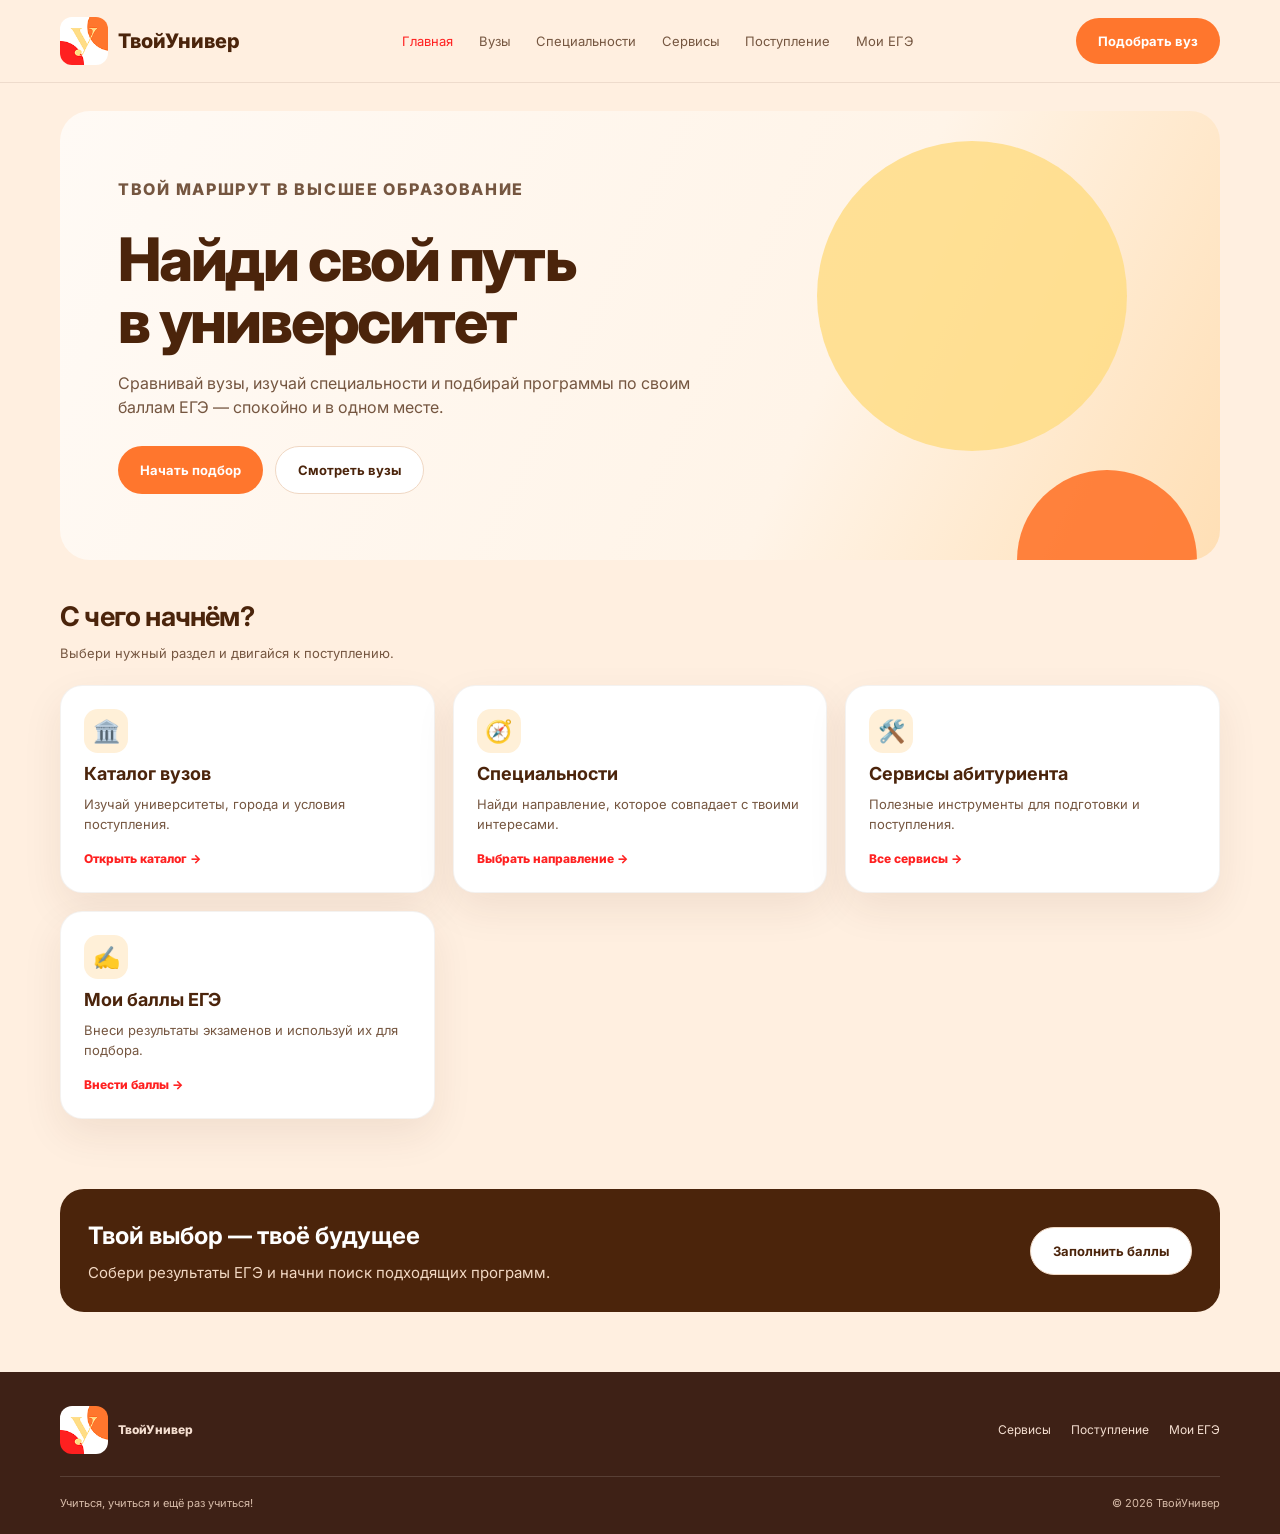
<file: index.html>
<!doctype html>
<html lang="ru"><head><meta charset="utf-8"><meta name="viewport" content="width=device-width,initial-scale=1"><meta name="theme-color" content="#FFEFE0"><title>Главная — ТвойУнивер</title><link rel="stylesheet" href="styles.css"></head><body>
<header class="site-header"><div class="container header-inner"><a class="brand" href="index.html"><img src="assets/logo.png" alt="Логотип"><span>ТвойУнивер</span></a><nav class="nav"><a class="active" href="index.html">Главная</a><a class="" href="universities.html">Вузы</a><a class="" href="specialties.html">Специальности</a><a class="" href="services.html">Сервисы</a><a class="" href="admission.html">Поступление</a><a class="" href="ege.html">Мои ЕГЭ</a></nav><a class="btn btn-primary" href="ege.html">Подобрать вуз</a><button class="menu-toggle" aria-label="Открыть меню" aria-expanded="false">☰</button></div></header>
<main class="container">
<section class="hero reveal"><div class="hero-content"><p class="eyebrow">Твой маршрут в высшее образование</p><h1>Найди свой путь<br>в университет</h1><p>Сравнивай вузы, изучай специальности и подбирай программы по своим баллам ЕГЭ — спокойно и в одном месте.</p><div class="hero-actions"><a class="btn btn-primary" href="ege.html">Начать подбор</a><a class="btn btn-light" href="universities.html">Смотреть вузы</a></div></div></section>
<section class="section reveal"><div class="section-head"><div><h2>С чего начнём?</h2><p>Выбери нужный раздел и двигайся к поступлению.</p></div></div><div class="grid">
<a class="card" href="universities.html"><div class="card-icon">🏛️</div><h3>Каталог вузов</h3><p>Изучай университеты, города и условия поступления.</p><span class="card-link">Открыть каталог →</span></a>
<a class="card" href="specialties.html"><div class="card-icon">🧭</div><h3>Специальности</h3><p>Найди направление, которое совпадает с твоими интересами.</p><span class="card-link">Выбрать направление →</span></a>
<a class="card" href="services.html"><div class="card-icon">🛠️</div><h3>Сервисы абитуриента</h3><p>Полезные инструменты для подготовки и поступления.</p><span class="card-link">Все сервисы →</span></a>
<a class="card" href="ege.html"><div class="card-icon">✍️</div><h3>Мои баллы ЕГЭ</h3><p>Внеси результаты экзаменов и используй их для подбора.</p><span class="card-link">Внести баллы →</span></a></div></section>
<section class="feature-band reveal"><div><h2>Твой выбор — твоё будущее</h2><p>Собери результаты ЕГЭ и начни поиск подходящих программ.</p></div><a class="btn btn-light" href="ege.html">Заполнить баллы</a></section>
</main><footer class="footer"><div class="container"><div class="footer-top"><a class="brand" href="index.html"><img src="assets/logo.png" alt=""><span>ТвойУнивер</span></a><div class="footer-links"><a href="services.html">Сервисы</a><a href="admission.html">Поступление</a><a href="ege.html">Мои ЕГЭ</a></div></div><div class="footer-bottom"><span>Учиться, учиться и ещё раз учиться!</span><span>© 2026 ТвойУнивер</span></div></div></footer><div class="toast" role="status"></div><script src="script.js"></script></body></html>
</file>
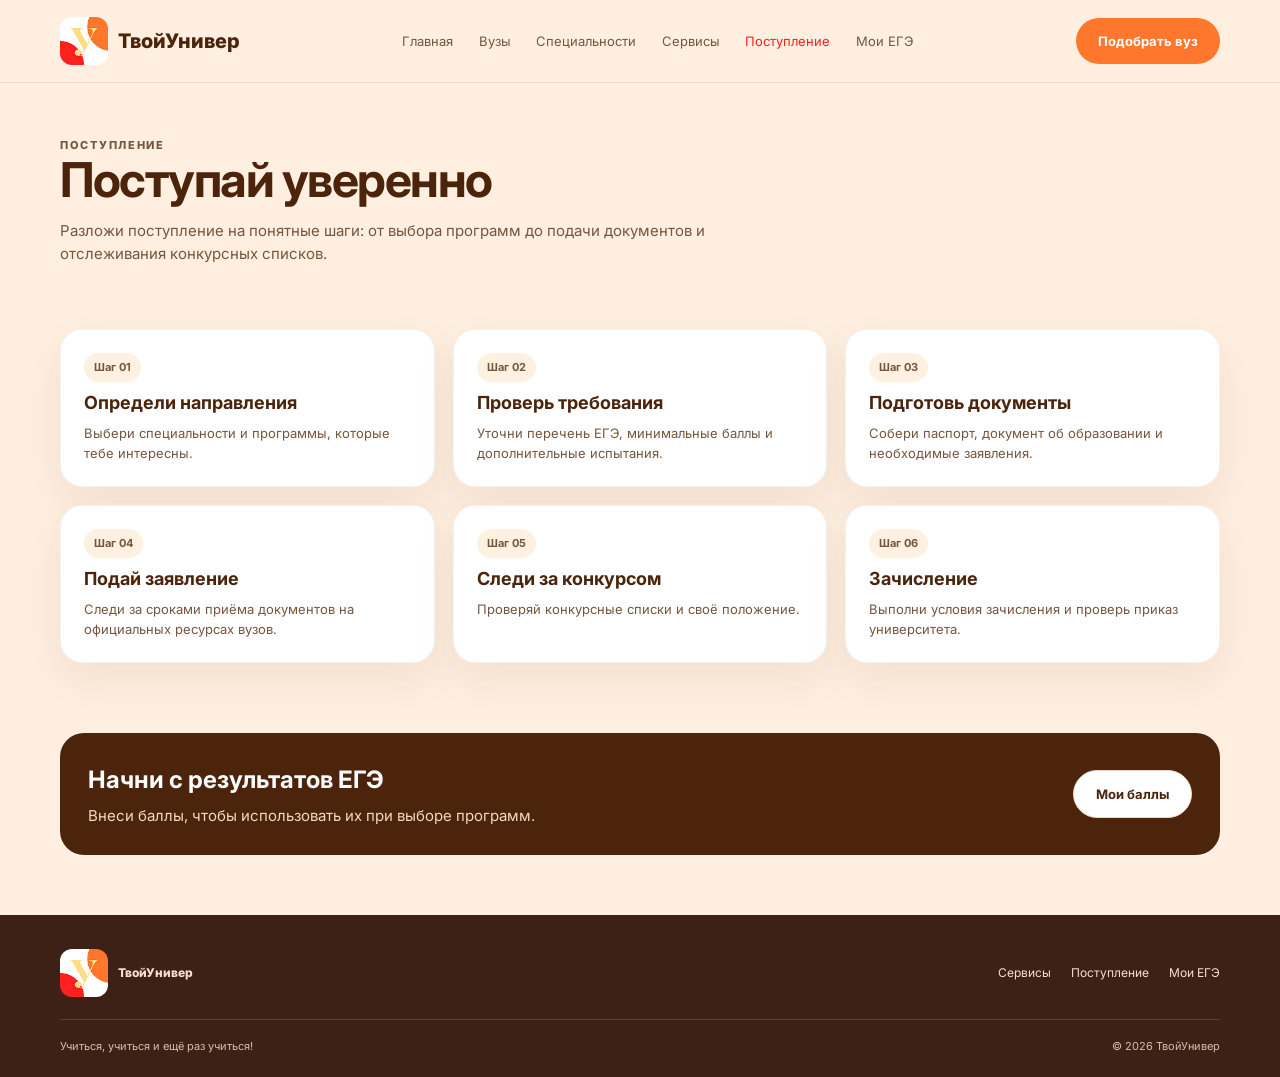
<file: admission.html>
<!doctype html>
<html lang="ru"><head><meta charset="utf-8"><meta name="viewport" content="width=device-width,initial-scale=1"><meta name="theme-color" content="#FFEFE0"><title>Поступление — ТвойУнивер</title><link rel="stylesheet" href="styles.css"></head><body>
<header class="site-header"><div class="container header-inner"><a class="brand" href="index.html"><img src="assets/logo.png" alt="Логотип"><span>ТвойУнивер</span></a><nav class="nav"><a class="" href="index.html">Главная</a><a class="" href="universities.html">Вузы</a><a class="" href="specialties.html">Специальности</a><a class="" href="services.html">Сервисы</a><a class="active" href="admission.html">Поступление</a><a class="" href="ege.html">Мои ЕГЭ</a></nav><a class="btn btn-primary" href="ege.html">Подобрать вуз</a><button class="menu-toggle" aria-label="Открыть меню" aria-expanded="false">☰</button></div></header>
<main class="container">
<section class="page-intro reveal"><p class="eyebrow">Поступление</p><h1>Поступай уверенно</h1><p>Разложи поступление на понятные шаги: от выбора программ до подачи документов и отслеживания конкурсных списков.</p></section>
<section class="section"><div class="grid">
<article class="card reveal"><span class="tag">Шаг 01</span><h3>Определи направления</h3><p>Выбери специальности и программы, которые тебе интересны.</p></article>
<article class="card reveal"><span class="tag">Шаг 02</span><h3>Проверь требования</h3><p>Уточни перечень ЕГЭ, минимальные баллы и дополнительные испытания.</p></article>
<article class="card reveal"><span class="tag">Шаг 03</span><h3>Подготовь документы</h3><p>Собери паспорт, документ об образовании и необходимые заявления.</p></article>
<article class="card reveal"><span class="tag">Шаг 04</span><h3>Подай заявление</h3><p>Следи за сроками приёма документов на официальных ресурсах вузов.</p></article>
<article class="card reveal"><span class="tag">Шаг 05</span><h3>Следи за конкурсом</h3><p>Проверяй конкурсные списки и своё положение.</p></article>
<article class="card reveal"><span class="tag">Шаг 06</span><h3>Зачисление</h3><p>Выполни условия зачисления и проверь приказ университета.</p></article>
</div></section><section class="feature-band reveal"><div><h2>Начни с результатов ЕГЭ</h2><p>Внеси баллы, чтобы использовать их при выборе программ.</p></div><a class="btn btn-light" href="ege.html">Мои баллы</a></section></main><footer class="footer"><div class="container"><div class="footer-top"><a class="brand" href="index.html"><img src="assets/logo.png" alt=""><span>ТвойУнивер</span></a><div class="footer-links"><a href="services.html">Сервисы</a><a href="admission.html">Поступление</a><a href="ege.html">Мои ЕГЭ</a></div></div><div class="footer-bottom"><span>Учиться, учиться и ещё раз учиться!</span><span>© 2026 ТвойУнивер</span></div></div></footer><div class="toast" role="status"></div><script src="script.js"></script></body></html>
</file>
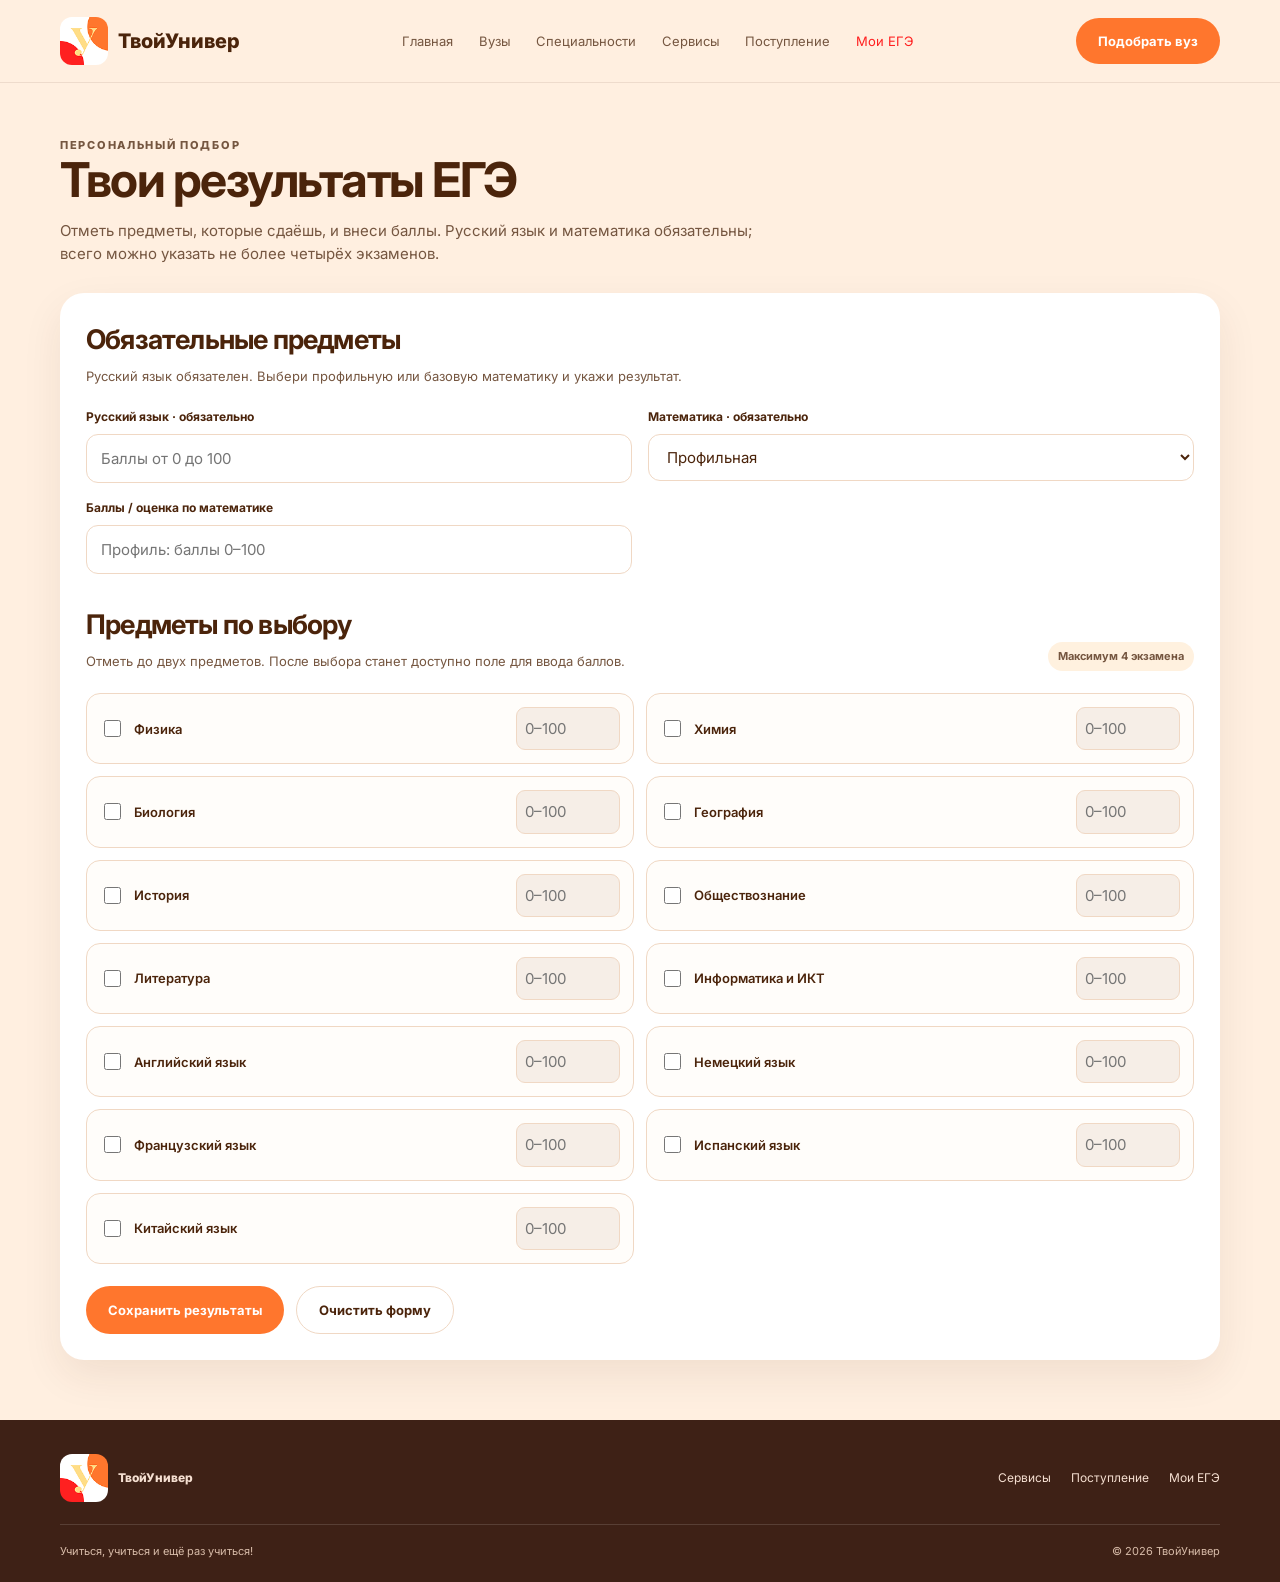
<file: ege.html>
<!doctype html>
<html lang="ru"><head><meta charset="utf-8"><meta name="viewport" content="width=device-width,initial-scale=1"><meta name="theme-color" content="#FFEFE0"><title>Мои баллы ЕГЭ — ТвойУнивер</title><link rel="stylesheet" href="styles.css"></head><body>
<header class="site-header"><div class="container header-inner"><a class="brand" href="index.html"><img src="assets/logo.png" alt="Логотип"><span>ТвойУнивер</span></a><nav class="nav"><a class="" href="index.html">Главная</a><a class="" href="universities.html">Вузы</a><a class="" href="specialties.html">Специальности</a><a class="" href="services.html">Сервисы</a><a class="" href="admission.html">Поступление</a><a class="active" href="ege.html">Мои ЕГЭ</a></nav><a class="btn btn-primary" href="ege.html">Подобрать вуз</a><button class="menu-toggle" aria-label="Открыть меню" aria-expanded="false">☰</button></div></header>
<main class="container">
<section class="page-intro reveal"><p class="eyebrow">Персональный подбор</p><h1>Твои результаты ЕГЭ</h1><p>Отметь предметы, которые сдаёшь, и внеси баллы. Русский язык и математика обязательны; всего можно указать не более четырёх экзаменов.</p></section>
<form class="form-card reveal" id="ege-form"><div class="section-head"><div><h2>Обязательные предметы</h2><p>Русский язык обязателен. Выбери профильную или базовую математику и укажи результат.</p></div></div>
<div class="form-grid"><div class="field"><label for="rus">Русский язык · обязательно</label><input id="rus" type="number" min="0" max="100" placeholder="Баллы от 0 до 100" required></div><div class="field"><label for="math-type">Математика · обязательно</label><select id="math-type" required><option value="profile">Профильная</option><option value="basic">Базовая</option></select></div><div class="field"><label for="math-score">Баллы / оценка по математике</label><input id="math-score" type="number" min="0" max="100" step="1" placeholder="Профиль: 0–100" required></div></div>
<div class="section-head" style="margin-top:30px"><div><h2>Предметы по выбору</h2><p>Отметь до двух предметов. После выбора станет доступно поле для ввода баллов.</p></div><span class="tag">Максимум 4 экзамена</span></div>
<div class="subject-list">
<div class="subject"><label class="subject-choice" for="subject-физика"><input id="subject-физика" type="checkbox" data-elective><span>Физика</span></label><input class="score" type="number" min="0" max="100" step="1" placeholder="0–100" disabled aria-label="Баллы: Физика"></div><div class="subject"><label class="subject-choice" for="subject-химия"><input id="subject-химия" type="checkbox" data-elective><span>Химия</span></label><input class="score" type="number" min="0" max="100" step="1" placeholder="0–100" disabled aria-label="Баллы: Химия"></div><div class="subject"><label class="subject-choice" for="subject-биология"><input id="subject-биология" type="checkbox" data-elective><span>Биология</span></label><input class="score" type="number" min="0" max="100" step="1" placeholder="0–100" disabled aria-label="Баллы: Биология"></div><div class="subject"><label class="subject-choice" for="subject-география"><input id="subject-география" type="checkbox" data-elective><span>География</span></label><input class="score" type="number" min="0" max="100" step="1" placeholder="0–100" disabled aria-label="Баллы: География"></div><div class="subject"><label class="subject-choice" for="subject-история"><input id="subject-история" type="checkbox" data-elective><span>История</span></label><input class="score" type="number" min="0" max="100" step="1" placeholder="0–100" disabled aria-label="Баллы: История"></div><div class="subject"><label class="subject-choice" for="subject-обществознание"><input id="subject-обществознание" type="checkbox" data-elective><span>Обществознание</span></label><input class="score" type="number" min="0" max="100" step="1" placeholder="0–100" disabled aria-label="Баллы: Обществознание"></div><div class="subject"><label class="subject-choice" for="subject-литература"><input id="subject-литература" type="checkbox" data-elective><span>Литература</span></label><input class="score" type="number" min="0" max="100" step="1" placeholder="0–100" disabled aria-label="Баллы: Литература"></div><div class="subject"><label class="subject-choice" for="subject-информатика-и-икт"><input id="subject-информатика-и-икт" type="checkbox" data-elective><span>Информатика и ИКТ</span></label><input class="score" type="number" min="0" max="100" step="1" placeholder="0–100" disabled aria-label="Баллы: Информатика и ИКТ"></div><div class="subject"><label class="subject-choice" for="subject-английский-язык"><input id="subject-английский-язык" type="checkbox" data-elective><span>Английский язык</span></label><input class="score" type="number" min="0" max="100" step="1" placeholder="0–100" disabled aria-label="Баллы: Английский язык"></div><div class="subject"><label class="subject-choice" for="subject-немецкий-язык"><input id="subject-немецкий-язык" type="checkbox" data-elective><span>Немецкий язык</span></label><input class="score" type="number" min="0" max="100" step="1" placeholder="0–100" disabled aria-label="Баллы: Немецкий язык"></div><div class="subject"><label class="subject-choice" for="subject-французский-язык"><input id="subject-французский-язык" type="checkbox" data-elective><span>Французский язык</span></label><input class="score" type="number" min="0" max="100" step="1" placeholder="0–100" disabled aria-label="Баллы: Французский язык"></div><div class="subject"><label class="subject-choice" for="subject-испанский-язык"><input id="subject-испанский-язык" type="checkbox" data-elective><span>Испанский язык</span></label><input class="score" type="number" min="0" max="100" step="1" placeholder="0–100" disabled aria-label="Баллы: Испанский язык"></div><div class="subject"><label class="subject-choice" for="subject-китайский-язык"><input id="subject-китайский-язык" type="checkbox" data-elective><span>Китайский язык</span></label><input class="score" type="number" min="0" max="100" step="1" placeholder="0–100" disabled aria-label="Баллы: Китайский язык"></div>
</div><div style="margin-top:22px;display:flex;gap:12px;flex-wrap:wrap"><button class="btn btn-primary" type="submit">Сохранить результаты</button><button class="btn btn-light" type="reset">Очистить форму</button></div></form>
</main><footer class="footer"><div class="container"><div class="footer-top"><a class="brand" href="index.html"><img src="assets/logo.png" alt=""><span>ТвойУнивер</span></a><div class="footer-links"><a href="services.html">Сервисы</a><a href="admission.html">Поступление</a><a href="ege.html">Мои ЕГЭ</a></div></div><div class="footer-bottom"><span>Учиться, учиться и ещё раз учиться!</span><span>© 2026 ТвойУнивер</span></div></div></footer><div class="toast" role="status"></div><script src="script.js"></script></body></html>
</file>
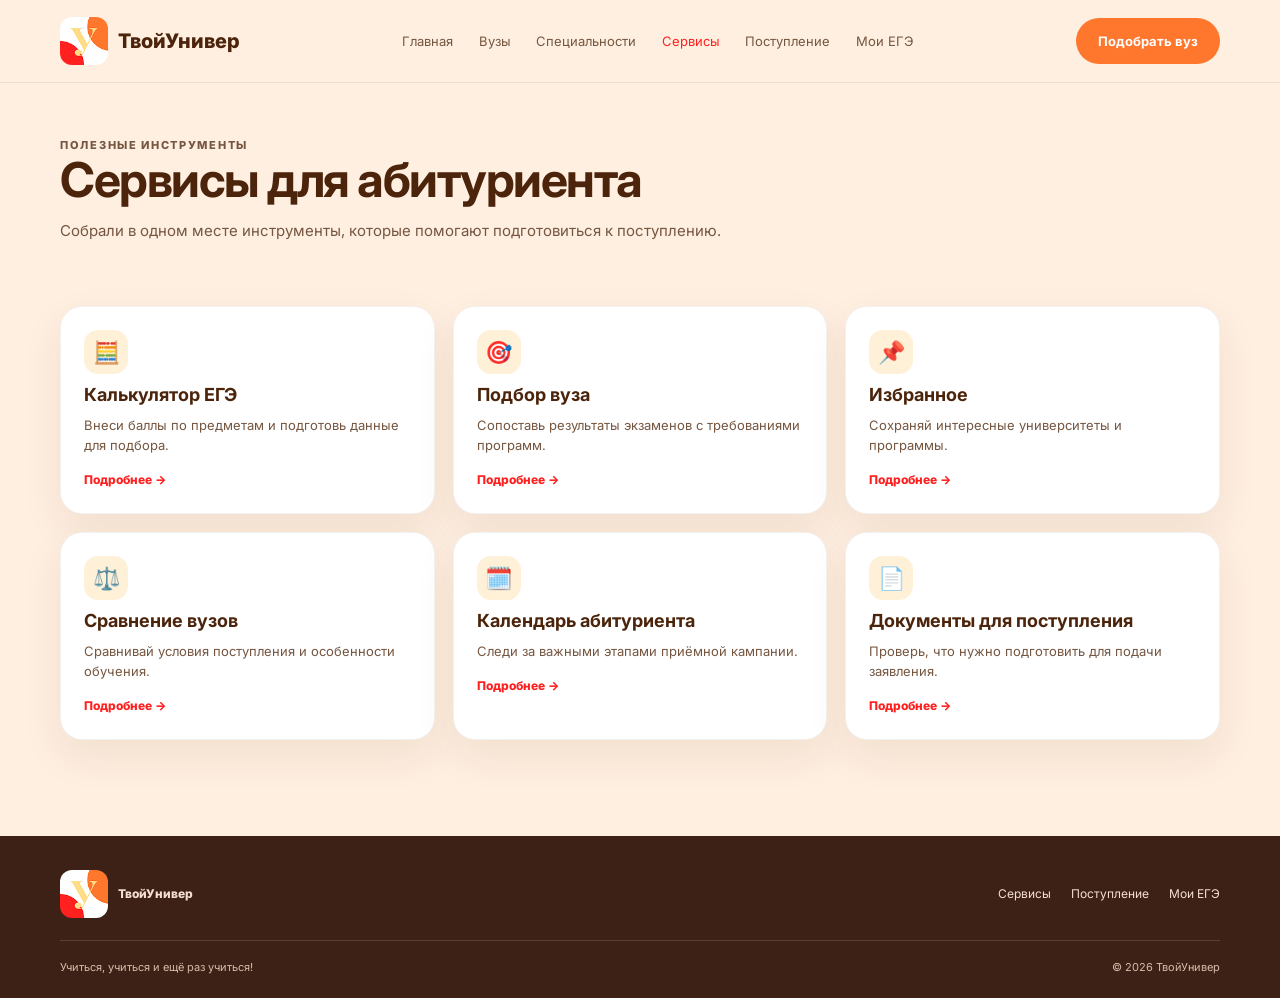
<file: services.html>
<!doctype html>
<html lang="ru"><head><meta charset="utf-8"><meta name="viewport" content="width=device-width,initial-scale=1"><meta name="theme-color" content="#FFEFE0"><title>Сервисы для абитуриента — ТвойУнивер</title><link rel="stylesheet" href="styles.css"></head><body>
<header class="site-header"><div class="container header-inner"><a class="brand" href="index.html"><img src="assets/logo.png" alt="Логотип"><span>ТвойУнивер</span></a><nav class="nav"><a class="" href="index.html">Главная</a><a class="" href="universities.html">Вузы</a><a class="" href="specialties.html">Специальности</a><a class="active" href="services.html">Сервисы</a><a class="" href="admission.html">Поступление</a><a class="" href="ege.html">Мои ЕГЭ</a></nav><a class="btn btn-primary" href="ege.html">Подобрать вуз</a><button class="menu-toggle" aria-label="Открыть меню" aria-expanded="false">☰</button></div></header>
<main class="container"><section class="page-intro reveal"><p class="eyebrow">Полезные инструменты</p><h1>Сервисы для абитуриента</h1><p>Собрали в одном месте инструменты, которые помогают подготовиться к поступлению.</p></section><section class="section"><div class="grid"><article class="card reveal"><div class="card-icon">🧮</div><h3>Калькулятор ЕГЭ</h3><p>Внеси баллы по предметам и подготовь данные для подбора.</p><a class="card-link" href="#" data-demo="Раздел будет дополнен каталогом">Подробнее →</a></article><article class="card reveal"><div class="card-icon">🎯</div><h3>Подбор вуза</h3><p>Сопоставь результаты экзаменов с требованиями программ.</p><a class="card-link" href="#" data-demo="Раздел будет дополнен каталогом">Подробнее →</a></article><article class="card reveal"><div class="card-icon">📌</div><h3>Избранное</h3><p>Сохраняй интересные университеты и программы.</p><a class="card-link" href="#" data-demo="Раздел будет дополнен каталогом">Подробнее →</a></article><article class="card reveal"><div class="card-icon">⚖️</div><h3>Сравнение вузов</h3><p>Сравнивай условия поступления и особенности обучения.</p><a class="card-link" href="#" data-demo="Раздел будет дополнен каталогом">Подробнее →</a></article><article class="card reveal"><div class="card-icon">🗓️</div><h3>Календарь абитуриента</h3><p>Следи за важными этапами приёмной кампании.</p><a class="card-link" href="#" data-demo="Раздел будет дополнен каталогом">Подробнее →</a></article><article class="card reveal"><div class="card-icon">📄</div><h3>Документы для поступления</h3><p>Проверь, что нужно подготовить для подачи заявления.</p><a class="card-link" href="#" data-demo="Раздел будет дополнен каталогом">Подробнее →</a></article></div></section></main><footer class="footer"><div class="container"><div class="footer-top"><a class="brand" href="index.html"><img src="assets/logo.png" alt=""><span>ТвойУнивер</span></a><div class="footer-links"><a href="services.html">Сервисы</a><a href="admission.html">Поступление</a><a href="ege.html">Мои ЕГЭ</a></div></div><div class="footer-bottom"><span>Учиться, учиться и ещё раз учиться!</span><span>© 2026 ТвойУнивер</span></div></div></footer><div class="toast" role="status"></div><script src="script.js"></script></body></html>
</file>
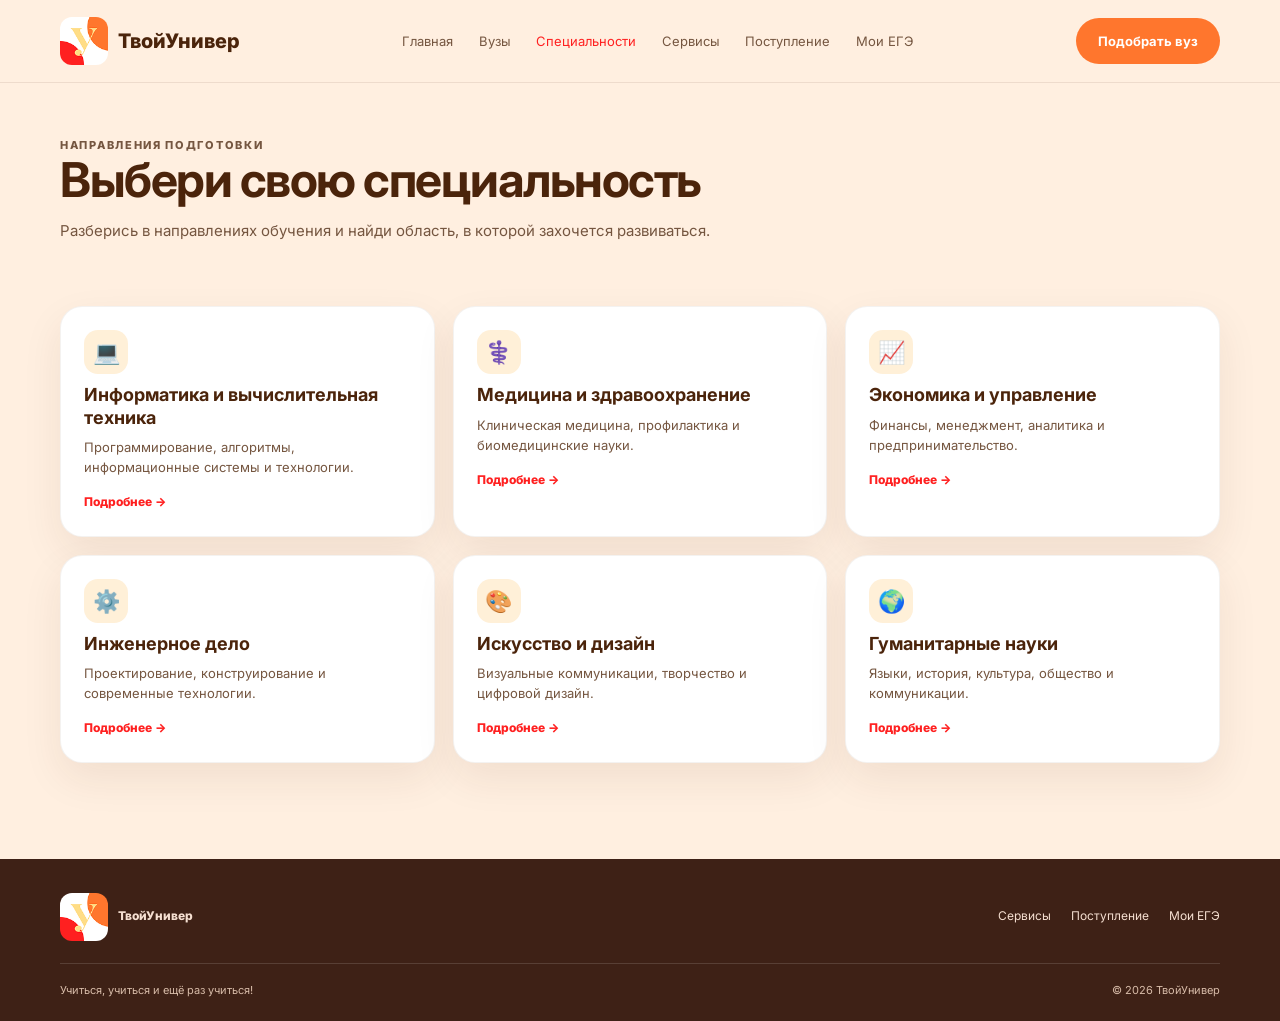
<file: specialties.html>
<!doctype html>
<html lang="ru"><head><meta charset="utf-8"><meta name="viewport" content="width=device-width,initial-scale=1"><meta name="theme-color" content="#FFEFE0"><title>Выбери свою специальность — ТвойУнивер</title><link rel="stylesheet" href="styles.css"></head><body>
<header class="site-header"><div class="container header-inner"><a class="brand" href="index.html"><img src="assets/logo.png" alt="Логотип"><span>ТвойУнивер</span></a><nav class="nav"><a class="" href="index.html">Главная</a><a class="" href="universities.html">Вузы</a><a class="active" href="specialties.html">Специальности</a><a class="" href="services.html">Сервисы</a><a class="" href="admission.html">Поступление</a><a class="" href="ege.html">Мои ЕГЭ</a></nav><a class="btn btn-primary" href="ege.html">Подобрать вуз</a><button class="menu-toggle" aria-label="Открыть меню" aria-expanded="false">☰</button></div></header>
<main class="container"><section class="page-intro reveal"><p class="eyebrow">Направления подготовки</p><h1>Выбери свою специальность</h1><p>Разберись в направлениях обучения и найди область, в которой захочется развиваться.</p></section><section class="section"><div class="grid"><article class="card reveal"><div class="card-icon">💻</div><h3>Информатика и вычислительная техника</h3><p>Программирование, алгоритмы, информационные системы и технологии.</p><a class="card-link" href="#" data-demo="Раздел будет дополнен каталогом">Подробнее →</a></article><article class="card reveal"><div class="card-icon">⚕️</div><h3>Медицина и здравоохранение</h3><p>Клиническая медицина, профилактика и биомедицинские науки.</p><a class="card-link" href="#" data-demo="Раздел будет дополнен каталогом">Подробнее →</a></article><article class="card reveal"><div class="card-icon">📈</div><h3>Экономика и управление</h3><p>Финансы, менеджмент, аналитика и предпринимательство.</p><a class="card-link" href="#" data-demo="Раздел будет дополнен каталогом">Подробнее →</a></article><article class="card reveal"><div class="card-icon">⚙️</div><h3>Инженерное дело</h3><p>Проектирование, конструирование и современные технологии.</p><a class="card-link" href="#" data-demo="Раздел будет дополнен каталогом">Подробнее →</a></article><article class="card reveal"><div class="card-icon">🎨</div><h3>Искусство и дизайн</h3><p>Визуальные коммуникации, творчество и цифровой дизайн.</p><a class="card-link" href="#" data-demo="Раздел будет дополнен каталогом">Подробнее →</a></article><article class="card reveal"><div class="card-icon">🌍</div><h3>Гуманитарные науки</h3><p>Языки, история, культура, общество и коммуникации.</p><a class="card-link" href="#" data-demo="Раздел будет дополнен каталогом">Подробнее →</a></article></div></section></main><footer class="footer"><div class="container"><div class="footer-top"><a class="brand" href="index.html"><img src="assets/logo.png" alt=""><span>ТвойУнивер</span></a><div class="footer-links"><a href="services.html">Сервисы</a><a href="admission.html">Поступление</a><a href="ege.html">Мои ЕГЭ</a></div></div><div class="footer-bottom"><span>Учиться, учиться и ещё раз учиться!</span><span>© 2026 ТвойУнивер</span></div></div></footer><div class="toast" role="status"></div><script src="script.js"></script></body></html>
</file>
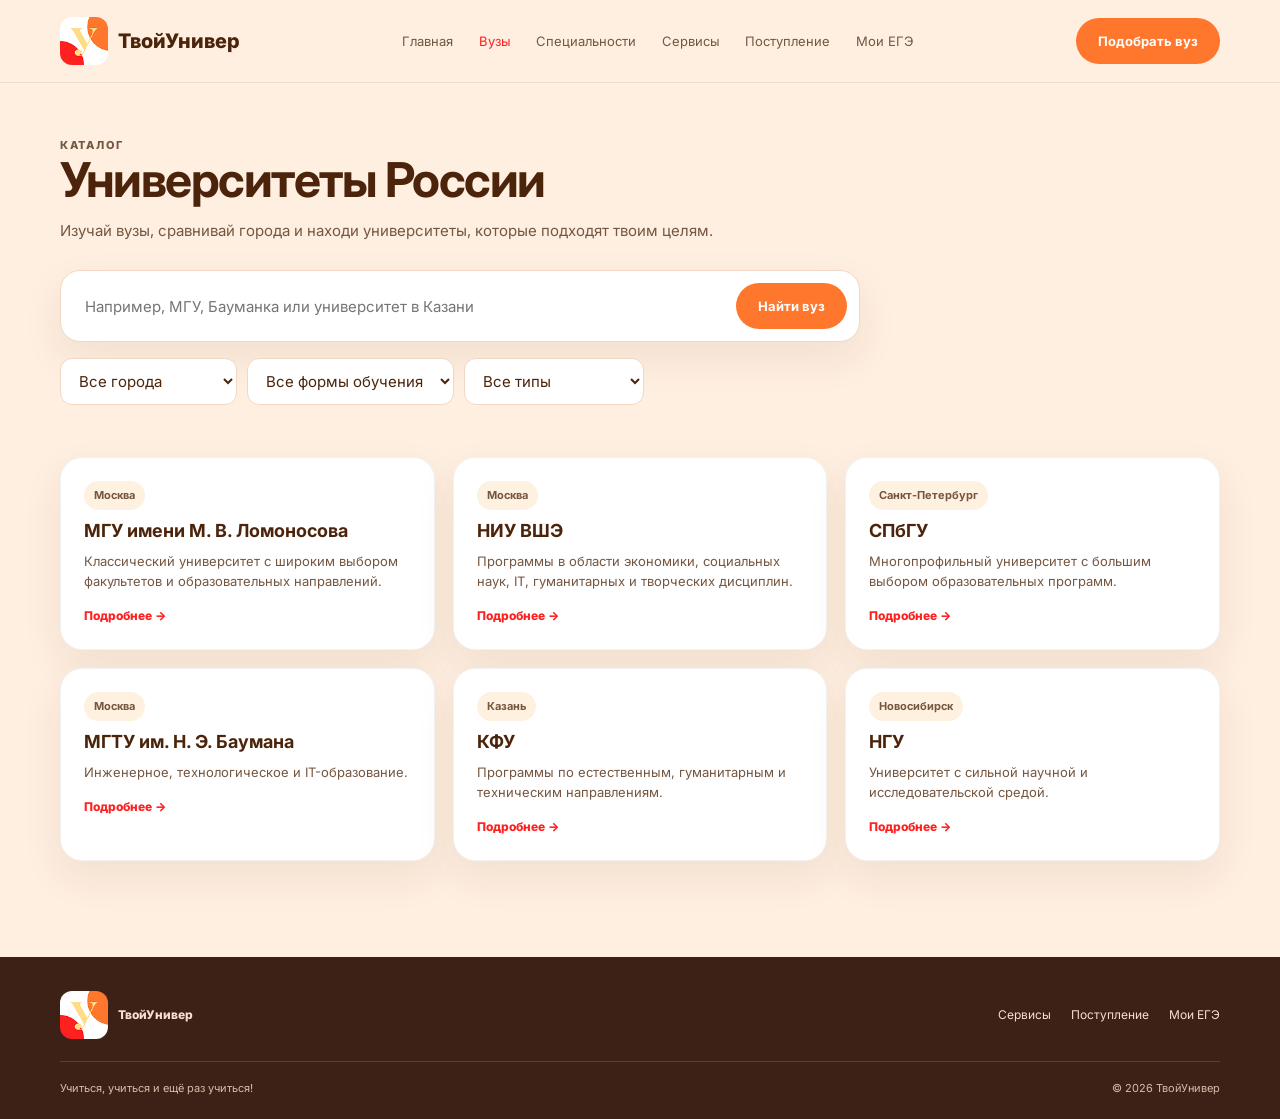
<file: universities.html>
<!doctype html>
<html lang="ru"><head><meta charset="utf-8"><meta name="viewport" content="width=device-width,initial-scale=1"><meta name="theme-color" content="#FFEFE0"><title>Каталог вузов — ТвойУнивер</title><link rel="stylesheet" href="styles.css"></head><body>
<header class="site-header"><div class="container header-inner"><a class="brand" href="index.html"><img src="assets/logo.png" alt="Логотип"><span>ТвойУнивер</span></a><nav class="nav"><a class="" href="index.html">Главная</a><a class="active" href="universities.html">Вузы</a><a class="" href="specialties.html">Специальности</a><a class="" href="services.html">Сервисы</a><a class="" href="admission.html">Поступление</a><a class="" href="ege.html">Мои ЕГЭ</a></nav><a class="btn btn-primary" href="ege.html">Подобрать вуз</a><button class="menu-toggle" aria-label="Открыть меню" aria-expanded="false">☰</button></div></header>
<main class="container">
<section class="page-intro reveal"><p class="eyebrow">Каталог</p><h1>Университеты России</h1><p>Изучай вузы, сравнивай города и находи университеты, которые подходят твоим целям.</p></section>
<form class="search-panel reveal" data-search><input placeholder="Например, МГУ, Бауманка или университет в Казани" aria-label="Поиск вузов"><button class="btn btn-primary">Найти вуз</button></form>
<div class="filters reveal"><select data-filter><option>Все города</option><option>Москва</option><option>Санкт-Петербург</option><option>Казань</option><option>Новосибирск</option></select><select><option>Все формы обучения</option><option>Очная</option><option>Очно-заочная</option><option>Заочная</option></select><select><option>Все типы</option><option>Государственный</option><option>Частный</option></select></div>
<section class="section"><div class="grid">
<article class="card reveal" data-city-card="Москва"><span class="tag">Москва</span><h3>МГУ имени М. В. Ломоносова</h3><p>Классический университет с широким выбором факультетов и образовательных направлений.</p><a class="card-link" href="#" data-demo="Карточка университета — демо">Подробнее →</a></article>
<article class="card reveal" data-city-card="Москва"><span class="tag">Москва</span><h3>НИУ ВШЭ</h3><p>Программы в области экономики, социальных наук, IT, гуманитарных и творческих дисциплин.</p><a class="card-link" href="#" data-demo="Карточка университета — демо">Подробнее →</a></article>
<article class="card reveal" data-city-card="Санкт-Петербург"><span class="tag">Санкт-Петербург</span><h3>СПбГУ</h3><p>Многопрофильный университет с большим выбором образовательных программ.</p><a class="card-link" href="#" data-demo="Карточка университета — демо">Подробнее →</a></article>
<article class="card reveal" data-city-card="Москва"><span class="tag">Москва</span><h3>МГТУ им. Н. Э. Баумана</h3><p>Инженерное, технологическое и IT-образование.</p><a class="card-link" href="#" data-demo="Карточка университета — демо">Подробнее →</a></article>
<article class="card reveal" data-city-card="Казань"><span class="tag">Казань</span><h3>КФУ</h3><p>Программы по естественным, гуманитарным и техническим направлениям.</p><a class="card-link" href="#" data-demo="Карточка университета — демо">Подробнее →</a></article>
<article class="card reveal" data-city-card="Новосибирск"><span class="tag">Новосибирск</span><h3>НГУ</h3><p>Университет с сильной научной и исследовательской средой.</p><a class="card-link" href="#" data-demo="Карточка университета — демо">Подробнее →</a></article>
</div></section></main><footer class="footer"><div class="container"><div class="footer-top"><a class="brand" href="index.html"><img src="assets/logo.png" alt=""><span>ТвойУнивер</span></a><div class="footer-links"><a href="services.html">Сервисы</a><a href="admission.html">Поступление</a><a href="ege.html">Мои ЕГЭ</a></div></div><div class="footer-bottom"><span>Учиться, учиться и ещё раз учиться!</span><span>© 2026 ТвойУнивер</span></div></div></footer><div class="toast" role="status"></div><script src="script.js"></script></body></html>
</file>
<file: styles.css>
@import url('https://fonts.googleapis.com/css2?family=Inter:wght@400;500;600;700;800&display=swap');
:root{--red:#FF2020;--orange:#FF762D;--yellow:#FFDD86;--brown:#4B240B;--muted:#755640;--white:#fff;--bg:#FFEFE0;--panel:#fffaf5;--line:#f0d8c4;--shadow:0 16px 40px rgba(75,36,11,.08)}
*{box-sizing:border-box}html{scroll-behavior:smooth}body{margin:0;background:var(--bg);color:var(--brown);font:400 15px/1.55 Inter,Arial,sans-serif;-webkit-font-smoothing:antialiased}a{color:inherit;text-decoration:none}button,input,select{font:inherit}.container{width:min(1160px,calc(100% - 40px));margin:auto}
.site-header{position:sticky;top:0;z-index:20;background:rgba(255,239,224,.92);backdrop-filter:blur(14px);border-bottom:1px solid rgba(117,86,64,.12)}
.header-inner{min-height:82px;display:flex;align-items:center;justify-content:space-between;gap:24px}.brand{display:flex;align-items:center;gap:10px;font-weight:800;font-size:20px;white-space:nowrap}.brand img{width:48px;height:48px;object-fit:contain;border-radius:12px}.nav{display:flex;gap:clamp(12px,2vw,26px);align-items:center;font-size:13px;color:var(--muted)}.nav a:hover,.nav a.active{color:var(--red)}.btn{border:0;border-radius:999px;padding:13px 22px;display:inline-flex;align-items:center;justify-content:center;font-weight:700;font-size:13px;cursor:pointer;transition:.22s transform,.22s box-shadow,.22s filter}.btn:hover{transform:translateY(-2px);box-shadow:0 9px 20px #4b240b20;filter:saturate(1.1)}.btn-primary{background:var(--orange);color:white}.btn-red{background:var(--red);color:white}.btn-light{background:white;color:var(--brown);border:1px solid var(--line)}
.menu-toggle{display:none;background:white;border:1px solid var(--line);border-radius:12px;padding:10px;color:var(--brown)}
.hero{margin:28px auto 0;position:relative;overflow:hidden;border-radius:30px;padding:66px 58px;background:linear-gradient(115deg,#fffaf5 0%,#fff4e8 65%,#ffdfb5 100%);min-height:350px}.hero:after{content:"";position:absolute;width:310px;height:310px;border-radius:50%;background:var(--yellow);right:8%;top:30px;opacity:.85}.hero:before{content:"";position:absolute;width:180px;height:180px;border-radius:50%;background:var(--orange);right:2%;bottom:-90px;opacity:.9}.hero-content{position:relative;z-index:1;max-width:660px}.eyebrow{font-size:11px;text-transform:uppercase;letter-spacing:1.7px;color:var(--orange);font-weight:800;margin:0 0 14px}.hero h1{font-size:clamp(36px,5vw,60px);line-height:1.04;letter-spacing:-2.2px;margin:0 0 18px;font-weight:800}.hero p{max-width:580px;color:var(--muted);font-size:16px;margin:0 0 26px}.hero-actions{display:flex;gap:12px;flex-wrap:wrap}
.page-intro{padding:54px 0 28px}.page-intro h1{font-size:clamp(32px,4vw,48px);letter-spacing:-1.5px;line-height:1.1;margin:0 0 12px}.page-intro p{color:var(--muted);max-width:700px;margin:0}
.section{padding:36px 0}.section-head{display:flex;align-items:end;justify-content:space-between;gap:20px;margin-bottom:22px}.section-head h2{margin:0;font-size:27px;letter-spacing:-.8px}.section-head p{margin:5px 0 0;color:var(--muted);font-size:13px}.grid{display:grid;grid-template-columns:repeat(3,1fr);gap:18px}.grid-2{display:grid;grid-template-columns:repeat(2,1fr);gap:18px}.card{background:var(--white);border:1px solid rgba(117,86,64,.08);border-radius:22px;padding:23px;box-shadow:var(--shadow);transition:transform .25s,box-shadow .25s}.card:hover{transform:translateY(-4px);box-shadow:0 20px 44px rgba(75,36,11,.12)}.card h3{margin:10px 0 8px;font-size:18px;line-height:1.25}.card p{margin:0;color:var(--muted);font-size:13px}.tag{display:inline-flex;border-radius:999px;padding:6px 10px;background:#fff1df;color:var(--muted);font-size:11px;font-weight:700}.card-icon{width:44px;height:44px;border-radius:14px;background:#fff0d8;display:grid;place-items:center;font-size:22px}.card-link{display:inline-block;margin-top:16px;color:var(--red);font-size:12px;font-weight:800}
.search-panel{background:white;border:1px solid var(--line);border-radius:20px;padding:12px;display:flex;gap:10px;box-shadow:var(--shadow);max-width:800px}.search-panel input{flex:1;min-width:0;border:0;outline:0;padding:8px 12px;color:var(--brown)}.filters{display:flex;gap:10px;flex-wrap:wrap;margin:16px 0}.filters select,.field select,.field input{border:1px solid var(--line);background:white;border-radius:12px;padding:12px 14px;color:var(--brown);min-width:0;width:100%;outline:none}.filters select{width:auto;min-width:170px}
.feature-band{margin:34px 0;background:var(--brown);color:white;border-radius:24px;padding:28px;display:flex;align-items:center;justify-content:space-between;gap:24px}.feature-band p{color:#f2d8c3;margin:6px 0 0}.feature-band h2{margin:0;font-size:24px}
.form-card{background:white;border-radius:24px;padding:26px;box-shadow:var(--shadow)}.form-grid{display:grid;grid-template-columns:repeat(2,1fr);gap:16px}.field label{display:block;font-size:12px;font-weight:700;margin:0 0 7px}.field input:focus,.field select:focus,.filters select:focus{border-color:var(--orange);box-shadow:0 0 0 3px #ff762d20}.subject-list{display:grid;grid-template-columns:repeat(2,1fr);gap:12px}.subject{border:1px solid var(--line);border-radius:14px;padding:13px;display:flex;align-items:center;gap:10px;background:#fffdfa}.subject-choice{display:flex;align-items:center;gap:10px;flex:1;min-width:0;cursor:pointer;font-size:13px;font-weight:600}.subject input[type=checkbox]{accent-color:var(--orange);width:17px;height:17px;flex:0 0 17px}.subject .score{margin-left:auto;width:104px;min-width:0;padding:9px 8px;border:1px solid var(--line);border-radius:9px;background:#fff;color:var(--brown)}.subject .score:disabled{background:#f6eee7;color:#a99789;cursor:not-allowed}.subject .score:not(:disabled):focus{outline:2px solid #ff762d55;border-color:var(--orange)}.subject.selected{border-color:var(--orange);background:#fff6ed}
.footer{margin-top:60px;background:#3e2116;color:white;padding:34px 0 22px}.footer-top{display:flex;justify-content:space-between;gap:20px;align-items:center;padding-bottom:22px;border-bottom:1px solid #ffffff22}.footer p,.footer a{color:#f5dfd1;font-size:12px}.footer-links{display:flex;gap:20px;flex-wrap:wrap}.footer-bottom{display:flex;justify-content:space-between;gap:12px;padding-top:18px;color:#d8bca9;font-size:11px}
.reveal{opacity:1;transform:none}.js-enabled .reveal{opacity:0;transform:translateY(18px);transition:opacity .65s ease,transform .65s cubic-bezier(.2,.7,.2,1)}.js-enabled .reveal.visible{opacity:1;transform:none}.toast{position:fixed;bottom:22px;left:50%;transform:translate(-50%,20px);background:var(--brown);color:white;padding:12px 18px;border-radius:999px;font-size:13px;opacity:0;pointer-events:none;transition:.25s;z-index:50}.toast.show{opacity:1;transform:translate(-50%,0)}
@media(max-width:850px){.nav{display:none;position:absolute;top:82px;left:0;right:0;padding:18px 24px;background:var(--bg);border-bottom:1px solid var(--line);flex-direction:column;align-items:flex-start}.nav.open{display:flex}.menu-toggle{display:block}.header-inner>.btn{display:none}.grid{grid-template-columns:repeat(2,1fr)}.hero{padding:48px 34px}.hero:after{right:-90px}.feature-band{align-items:flex-start;flex-direction:column}}
@media(max-width:580px){.container{width:calc(100% - 28px)}.header-inner{min-height:70px}.brand{font-size:17px}.brand img{width:42px;height:42px}.nav{top:70px}.hero{margin-top:16px;padding:38px 24px;min-height:380px}.hero h1{font-size:39px;letter-spacing:-1.5px}.hero p{font-size:14px}.hero:after{width:190px;height:190px;right:-72px;top:auto;bottom:-20px}.hero:before{width:110px;height:110px}.grid,.grid-2,.form-grid,.subject-list{grid-template-columns:1fr}.section{padding:26px 0}.section-head{align-items:flex-start;flex-direction:column}.page-intro{padding:38px 0 20px}.page-intro h1{font-size:34px}.search-panel{flex-direction:column}.search-panel .btn{width:100%}.footer-top,.footer-bottom{align-items:flex-start;flex-direction:column}.footer-links{gap:12px}}
</file>
